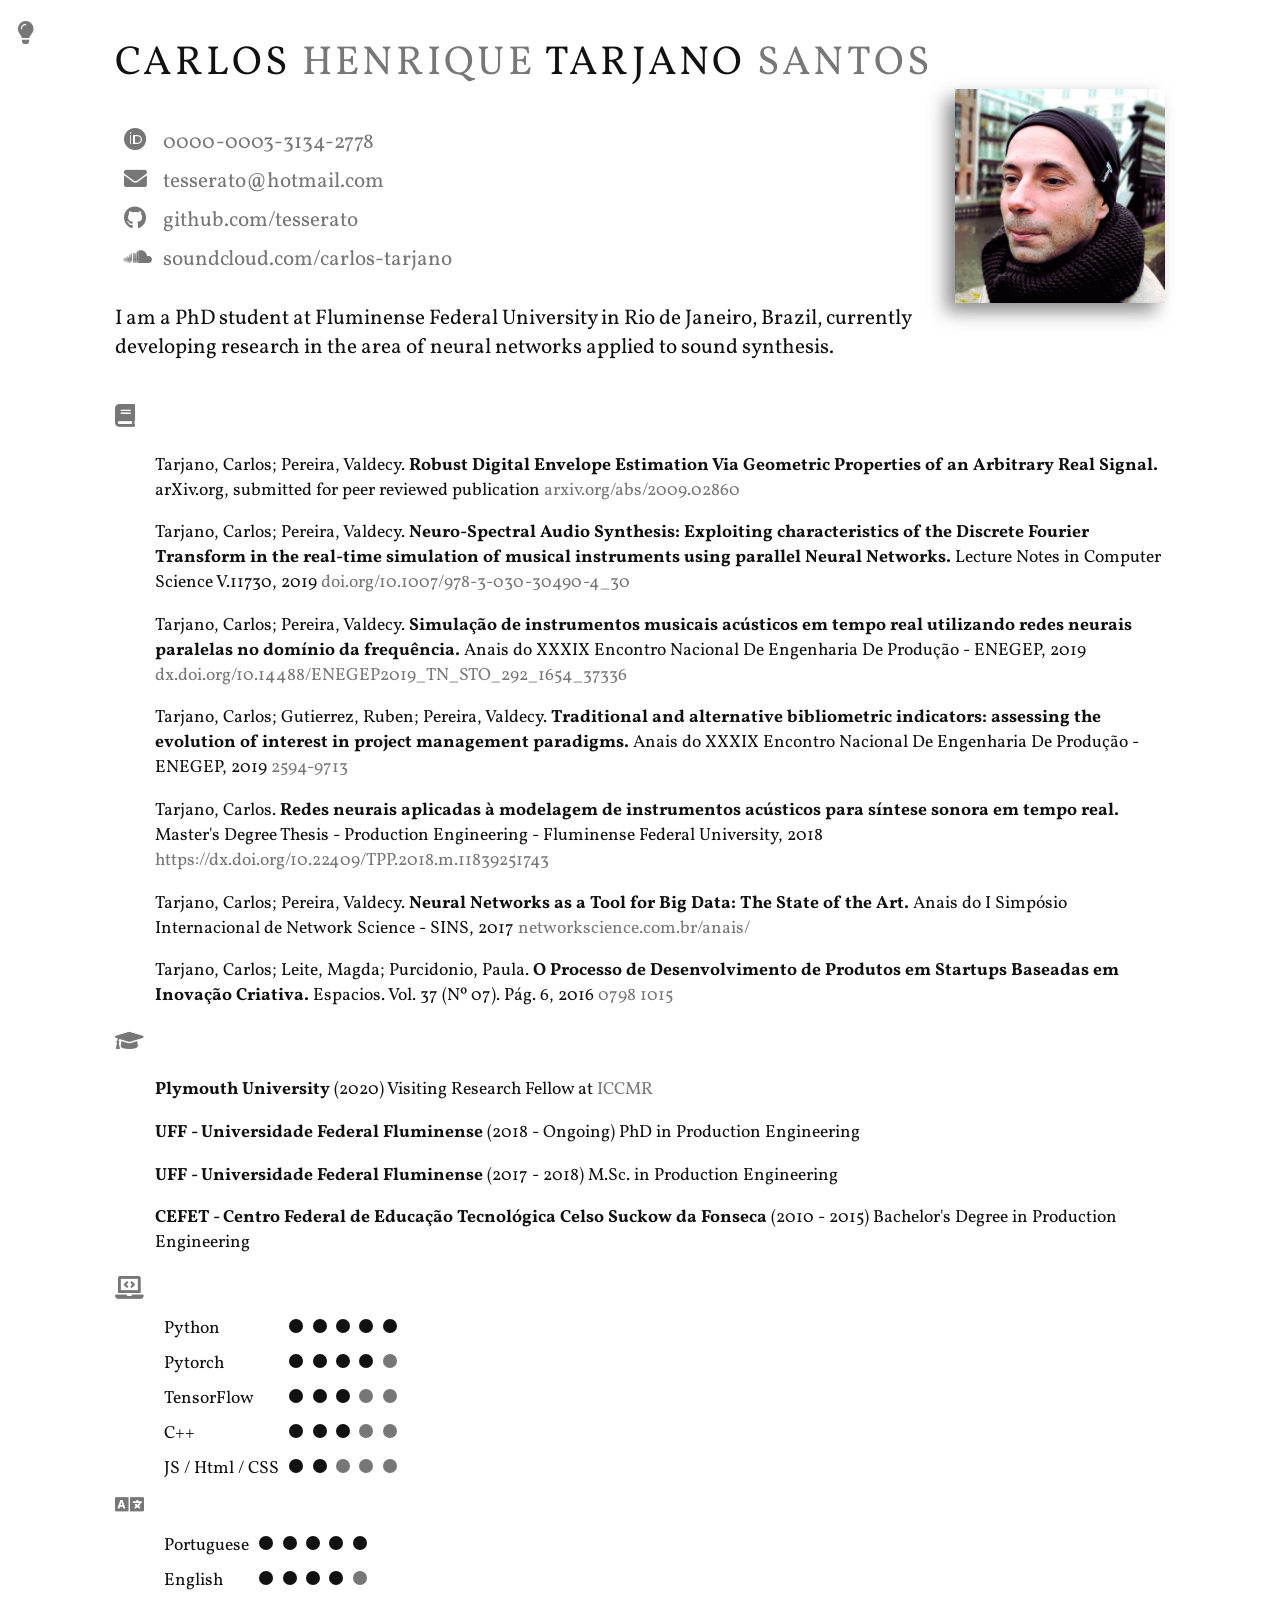
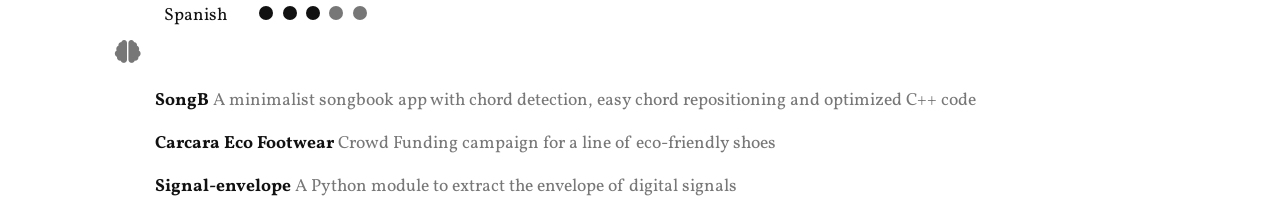
<file: index.html>
<!DOCTYPE html>
<!--[if lt IE 7]>      <html class="no-js lt-ie9 lt-ie8 lt-ie7"> <![endif]-->
<!--[if IE 7]>         <html class="no-js lt-ie9 lt-ie8"> <![endif]-->
<!--[if IE 8]>         <html class="no-js lt-ie9"> <![endif]-->
<meta name="viewport" content="width=device-width, initial-scale=1.0">
<!-- <html class="no-js"> -->
<!--<![endif]-->

<head>
  <meta charset="utf-8">
  <!-- <meta http-equiv="X-UA-Compatible" content="IE=edge"> -->
  <title>Carlos Tarjano's Resume</title>
  <meta name="Carlos Tarjano Resume" content="Carlos Tarjano Resume">
  <meta name="viewport" content="width=device-width, initial-scale=1">
  <link rel="stylesheet" href="Resume.css">
  <link href="https://fonts.googleapis.com/css2?family=Vollkorn&display=swap" rel="stylesheet">
  <link rel="stylesheet" href="https://use.fontawesome.com/releases/v5.11.0/css/all.css">
</head>

<body style = "display:none;">
  <div class="Switch" id="toggle" >
    <i class="fas fa-lightbulb"></i>
    <span class="Explanations">CLICK HERE TO CHANGE THEME</span>
  </div>
  <div class="Top">
    <div class="Intro">
      <h1 class="Shadow"><span class="MainName">CARLOS</span> HENRIQUE <span class="MainName">TARJANO</span> SANTOS</h1>
      <table>
        <tr>
          <td><i class="fab fa-orcid"></i></td>
          <td class="Contact"><a href="https://orcid.org/0000-0003-3134-2778" target="_blank">0000-0003-3134-2778</a></td>
        </tr>
        <tr>
          <td><i class="fa fa-envelope"></i></td>
          <td class="Contact"><a href="mailto:tesserato@hotmail.com" target="_blank">tesserato@hotmail.com</a></td>
        </tr>
        <tr>
          <td><i class="fab fa-github"></i></td>
          <td class="Contact"><a href="https://github.com/tesserato" target="_blank">github.com/tesserato</a></td>
        </tr>
        <tr>
          <td><i class="fab fa-soundcloud"></i></td>
          <td class="Contact"><a href="https://soundcloud.com/carlos-tarjano" target="_blank">soundcloud.com/carlos-tarjano</a></td>
        </tr>
      </table>
      <p class="Contact Shadow">
        I am a PhD student at Fluminense Federal University in Rio de Janeiro, Brazil, currently developing research in
        the area of ​​neural networks applied to sound synthesis.
      </p>
    </div>
    <img src="photo.jpg" alt="Profile Photo" id="pic" />
  </div>

  <dl>
    <dt><i class="fas fa-book"></i><span class="Explanations">PUBLICATIONS</span></dt>
    <dd>
      <p class="Shadow">
        Tarjano, Carlos; Pereira, Valdecy.
        <strong>
          Robust Digital Envelope Estimation Via Geometric Properties of an Arbitrary Real Signal.
        </strong>
        arXiv.org, submitted for peer reviewed publication
        <a href="https://arxiv.org/abs/2009.02860" target="_blank"
          target="_blank">arxiv.org/abs/2009.02860</a>
      </p>
    </dd>

    <dd>
      <p class="Shadow">
        Tarjano, Carlos; Pereira, Valdecy.
        <strong>
          Neuro-Spectral Audio Synthesis: Exploiting characteristics of the Discrete Fourier Transform in the
          real-time simulation of musical instruments using parallel Neural Networks.
        </strong>
        Lecture Notes in Computer Science V.11730, 2019
        <a href="https://doi.org/10.1007/978-3-030-30490-4_30" target="_blank"
          target="_blank">doi.org/10.1007/978-3-030-30490-4_30</a>
      </p>
    </dd>

    <dd>
      <p class="Shadow">
        Tarjano, Carlos; Pereira, Valdecy.
        <strong>
          Simulação de instrumentos musicais acústicos em tempo real utilizando redes neurais paralelas no domínio da
          frequência.
        </strong>
        Anais do XXXIX Encontro Nacional De Engenharia De Produção - ENEGEP, 2019
        <a href="http://dx.doi.org/10.14488/ENEGEP2019_TN_STO_292_1654_37336" target="_blank"
          target="_blank">dx.doi.org/10.14488/ENEGEP2019_TN_STO_292_1654_37336</a>
      </p>
    </dd>

    <dd>
      <p class="Shadow">
        Tarjano, Carlos; Gutierrez, Ruben; Pereira, Valdecy.
        <strong>
          Traditional and alternative bibliometric indicators: assessing the evolution of interest in project management
          paradigms.
        </strong>
        Anais do XXXIX Encontro Nacional De Engenharia De Produção - ENEGEP, 2019
        <a href="http://www.abepro.org.br/publicacoes/index.asp?pesq=ok&ano=2019&area=&pchave=TRADITIONAL+AND+ALTERNATIVE+BIBLIOMETRIC+INDICATORS%3A+ASSESSING+THE+EVOLUTION+OF+INTEREST+IN+PROJECT+MANAGEMENT+PARADIGMS&autor="
          target="_blank" target="_blank">2594-9713</a>
      </p>
    </dd>

    <dd>
      <p class="Shadow">
        Tarjano, Carlos.
        <strong>
          Redes neurais aplicadas à modelagem de instrumentos acústicos para síntese sonora em tempo real.
        </strong>
        Master's Degree Thesis - Production Engineering - Fluminense Federal University, 2018
        <a href="https://app.uff.br/riuff/handle/1/7613"
          target="_blank">https://dx.doi.org/10.22409/TPP.2018.m.11839251743</a>
      </p>
    </dd>

    <dd>
      <p class="Shadow">
        Tarjano, Carlos; Pereira, Valdecy.
        <strong>
          Neural Networks as a Tool for Big Data: The State of the Art.
        </strong>
        Anais do I Simpósio Internacional de Network Science - SINS, 2017
        <a href="http://networkscience.com.br/anais/" target="_blank">networkscience.com.br/anais/</a>
      </p>
    </dd>

    <dd>
      <p class="Shadow">
        Tarjano, Carlos; Leite, Magda; Purcidonio, Paula.
        <strong>
          O Processo de Desenvolvimento de Produtos em Startups Baseadas em Inovação Criativa.
        </strong>
        Espacios. Vol. 37 (Nº 07). Pág. 6, 2016
        <a href="http://www.revistaespacios.com/a16v37n07/16370706.html" target="_blank">0798 1015</a>
      </p>
    </dd>
  </dl>

  <dl>
    <dt><i class="fas fa-graduation-cap"></i><span class="Explanations">EDUCATION</span></dt>
    <dd>
      <div class="Shadow">
        <p><strong> Plymouth University</strong> (2020) Visiting Research Fellow at <a href="http://cmr.soc.plymouth.ac.uk/index.php/members/" target="_blank">ICCMR</a></p>
      </div>

      <div class="Shadow">
        <p><strong> UFF - Universidade Federal Fluminense</strong> (2018 - Ongoing) PhD in Production Engineering</p>
      </div>

      <div class="Shadow">
        <p><strong> UFF - Universidade Federal Fluminense</strong> (2017 - 2018) M.Sc. in Production Engineering</p>
      </div>

      <div class="Shadow">
        <p><strong> CEFET - Centro Federal de Educação Tecnológica Celso Suckow da Fonseca</strong> (2010 - 2015) Bachelor's Degree in Production Engineering</p>
      </div>
    </dd>

    <dt><i class="fas fa-laptop-code"></i><span class="Explanations">SKILLS</span></dt>
    <dd>
      <table>        
        <tr class="Shadow">
          <td>
            Python
          </td>
          <td>
            <span class="cf"></span> <span class="cf"></span> <span class="cf"></span> <span class="cf"></span> <span class="cf"></span>
          </td>
        </tr>

        <tr class="Shadow">
          <td>
            Pytorch
          </td>
          <td>
            <span class="cf"></span> <span class="cf"></span> <span class="cf"></span> <span class="cf"></span> <span class="ce"></span>
          </td>
        </tr>

        <tr class="Shadow">
          <td>
            TensorFlow
          </td>
          <td>
            <span class="cf"></span> <span class="cf"></span> <span class="cf"></span> <span class="ce"></span> <span class="ce"></span>
          </td>
        </tr>

        <tr class="Shadow">
          <td>
            C++
          </td>
          <td>
            <span class="cf"></span> <span class="cf"></span> <span class="cf"></span> <span class="ce"></span> <span class="ce"></span>
          </td>
        </tr>
        <tr class="Shadow">
          <td>
            JS / Html / CSS
          </td>
          <td>
            <span class="cf"></span> <span class="cf"></span> <span class="ce"></span> <span class="ce"></span> <span class="ce"></span>
          </td>
        </tr>
      </table>
    </dd>

    <dt><i class="fas fa-language"></i><span class="Explanations">LANGUAGES</span></dt>
    <dd>
      <table>
        <tr class="Shadow">
          <td>
            Portuguese
          </td>
          <td>
            <span class="cf"></span> <span class="cf"></span> <span class="cf"></span> <span class="cf"></span> <span class="cf"></span>
          </td>
        </tr>

        <tr class="Shadow">
          <td>
            English
          </td>
          <td>
            <span class="cf"></span> <span class="cf"></span> <span class="cf"></span> <span class="cf"></span> <span class="ce"></span>
          </td>
        </tr>

        <tr class="Shadow">
          <td>
            Spanish
          </td>
          <td>
            <span class="cf"></span> <span class="cf"></span> <span class="cf"></span> <span class="ce"></span></span> <span class="ce"></span></span>
          </td>
        </tr>
      </table>
    </dd>


    <dt><i class="fas fa-brain"></i><span class="Explanations">PROJECTS</span></dt>
    <dd>
      <p class="Shadow">
        <strong> SongB </strong>
        <a href="https://songbapp.github.io/" target="_blank">A minimalist songbook app with chord detection, easy chord
          repositioning and optimized C++ code</a>
      </p>
    </dd>

    <dd>
      <p class="Shadow">
        <strong> Carcara Eco Footwear </strong>
        <a href="https://www.kickante.com.br/campanhas/pre-venda-carcara-eco-footwear" target="_blank">Crowd Funding
          campaign for a line of eco-friendly shoes</a>
      </p>
    </dd>

    <dd>
      <p class="Shadow">
        <strong> Signal-envelope </strong>
        <a href="https://pypi.org/project/signal-envelope/" target="_blank">A Python module to extract the envelope of
          digital signals</a>
      </p>
    </dd>

    </div>
    <script src="Resume.js" async defer></script>
</body>

</html>
</file>
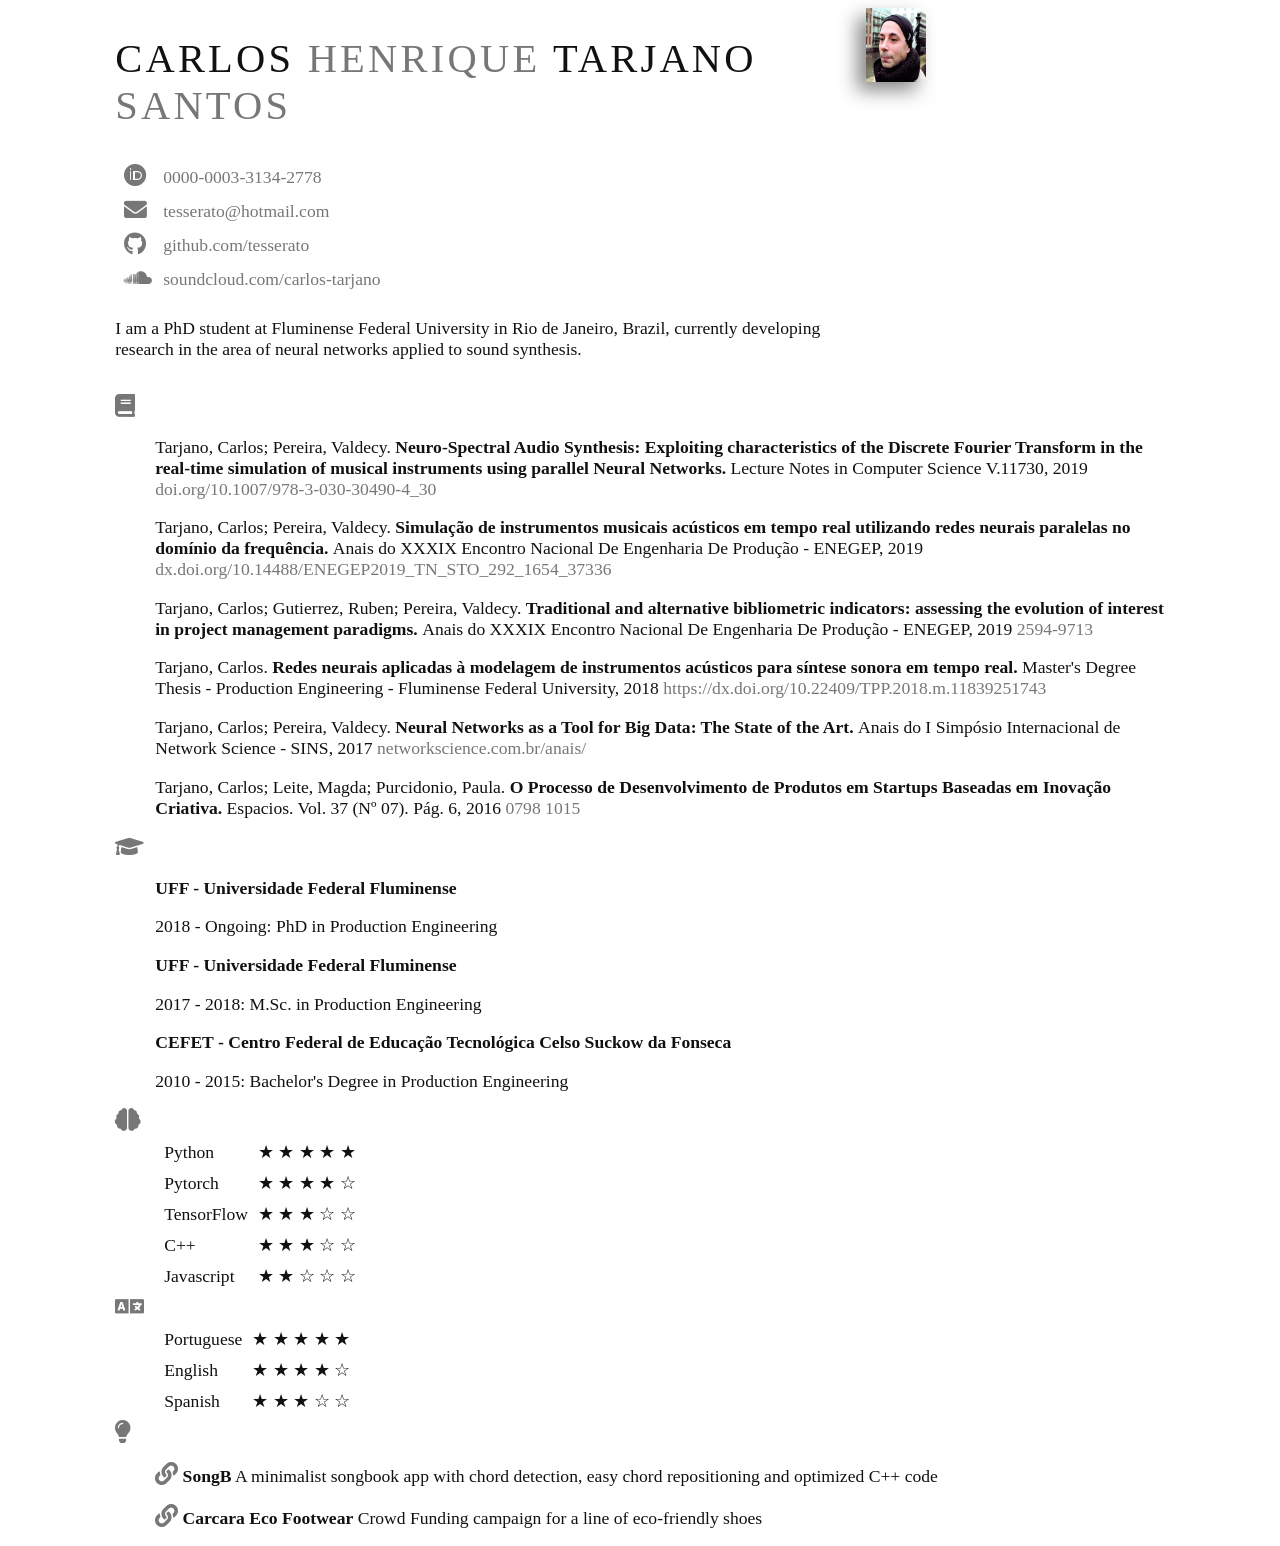
<file: Resume.html>
<!DOCTYPE html>
<!--[if lt IE 7]>      <html class="no-js lt-ie9 lt-ie8 lt-ie7"> <![endif]-->
<!--[if IE 7]>         <html class="no-js lt-ie9 lt-ie8"> <![endif]-->
<!--[if IE 8]>         <html class="no-js lt-ie9"> <![endif]-->
<meta name="viewport" content="width=device-width, initial-scale=1.0">
<html class="no-js">
<!--<![endif]-->

<head>
  <meta charset="utf-8">
  <meta http-equiv="X-UA-Compatible" content="IE=edge">
  <title>Carlos Tarjano's Resume</title>
  <meta name="Carlos Tarjano Resume" content="Carlos Tarjano Resume">
  <meta name="viewport" content="width=device-width, initial-scale=1">
  <link rel="stylesheet" href="Resume.css">
  <link rel="stylesheet" href="https://use.fontawesome.com/releases/v5.11.0/css/all.css">
</head>

<body>
  <div class="Top">
    <div class="Intro">
      <h1><span class="MainName">CARLOS</span> HENRIQUE <span class="MainName">TARJANO</span> SANTOS</h1>
      <table>
        <tr>
          <td><i class="fab fa-orcid"></i></td>
          <td><a href="https://orcid.org/0000-0003-3134-2778">0000-0003-3134-2778</a></td>
        </tr>
        <tr>
          <td><i class="fa fa-envelope"></i></td>
          <td><a href="mailto:tesserato@hotmail.com">tesserato@hotmail.com</a></td>
        </tr>
        <tr>
          <td><i class="fab fa-github"></i></td>
          <td><a href="https://github.com/tesserato">github.com/tesserato</a></td>
        </tr>
        <tr>
          <td><i class="fab fa-soundcloud"></i></td>
          <td><a href="https://soundcloud.com/carlos-tarjano">soundcloud.com/carlos-tarjano</a></td>
        </tr>
      </table>
      <p>
        I am a PhD student at Fluminense Federal University in Rio de Janeiro, Brazil, currently developing research in
        the area of ​​neural networks applied to sound synthesis.
      </p>
    </div>

    <div class="Photo">
      <img src="photo.jpg" alt="Profile Photo" id="pic" />
    </div>
  </div>

  <dl>
    <dt><i class="fas fa-book"></i></dt>
    <dd>
      <p>
        Tarjano, Carlos; Pereira, Valdecy.
        <strong>
          Neuro-Spectral Audio Synthesis: Exploiting characteristics of the Discrete Fourier Transform in the
          real-time simulation of musical instruments using parallel Neural Networks.
        </strong>
        Lecture Notes in Computer Science V.11730, 2019
        <a href="https://doi.org/10.1007/978-3-030-30490-4_30">doi.org/10.1007/978-3-030-30490-4_30</a>
      </p>
    </dd>

    <dd>
      <p>
        Tarjano, Carlos; Pereira, Valdecy.
        <strong>
          Simulação de instrumentos musicais acústicos em tempo real utilizando redes neurais paralelas no domínio da
          frequência.
        </strong>
        Anais do XXXIX Encontro Nacional De Engenharia De Produção - ENEGEP, 2019
        <a
          href="http://dx.doi.org/10.14488/ENEGEP2019_TN_STO_292_1654_37336">dx.doi.org/10.14488/ENEGEP2019_TN_STO_292_1654_37336</a>
      </p>
    </dd>

    <dd>
      <p>
        Tarjano, Carlos; Gutierrez, Ruben; Pereira, Valdecy.
        <strong>
          Traditional and alternative bibliometric indicators: assessing the evolution of interest in project management
          paradigms.
        </strong>
        Anais do XXXIX Encontro Nacional De Engenharia De Produção - ENEGEP, 2019
        <a
          href="http://www.abepro.org.br/publicacoes/index.asp?pesq=ok&ano=2019&area=&pchave=TRADITIONAL+AND+ALTERNATIVE+BIBLIOMETRIC+INDICATORS%3A+ASSESSING+THE+EVOLUTION+OF+INTEREST+IN+PROJECT+MANAGEMENT+PARADIGMS&autor=">2594-9713</a>
      </p>
    </dd>

    <dd>
      <p>
        Tarjano, Carlos.
        <strong>
          Redes neurais aplicadas à modelagem de instrumentos acústicos para síntese sonora em tempo real.
        </strong>
        Master's Degree Thesis - Production Engineering - Fluminense Federal University, 2018
        <a href="https://app.uff.br/riuff/handle/1/7613">https://dx.doi.org/10.22409/TPP.2018.m.11839251743</a>
      </p>
    </dd>

    <dd>
      <p>
        Tarjano, Carlos; Pereira, Valdecy.
        <strong>
          Neural Networks as a Tool for Big Data: The State of the Art.
        </strong>
        Anais do I Simpósio Internacional de Network Science - SINS, 2017
        <a href="http://networkscience.com.br/anais/">networkscience.com.br/anais/</a>
      </p>
    </dd>

    <dd>
      <p>
        Tarjano, Carlos; Leite, Magda; Purcidonio, Paula.
        <strong>
          O Processo de Desenvolvimento de Produtos em Startups Baseadas em Inovação Criativa.
        </strong>
        Espacios. Vol. 37 (Nº 07). Pág. 6, 2016
        <a href="http://www.revistaespacios.com/a16v37n07/16370706.html">0798 1015</a>
      </p>
    </dd>
  </dl>


  <div class="Other"></div>
  <dl>
    <dt><i class="fas fa-graduation-cap"></i></dt>
    <dd>
      <p><strong> UFF - Universidade Federal Fluminense</strong></p>
      <p>2018 - Ongoing: PhD in Production Engineering</p>

      <p><strong> UFF - Universidade Federal Fluminense</strong></p>
      <p>2017 - 2018: M.Sc. in Production Engineering</p>

      <p><strong> CEFET - Centro Federal de Educação Tecnológica Celso Suckow da Fonseca</strong></p>
      <p>2010 - 2015: Bachelor's Degree in Production Engineering</p>
    </dd>

    <dt><i class="fas fa-brain"></i></dt>
    <dd>
      <table>
        <tr>
          <td>
            Python
          </td>
          <td>
            &starf; &starf; &starf; &starf; &starf;
          </td>
        </tr>
        <tr>
          <td>
            Pytorch
          </td>
          <td>
            &starf; &starf; &starf; &starf; &star;
          </td>
        </tr>
        <tr>
          <td>
            TensorFlow
          </td>
          <td>
            &starf; &starf; &starf; &star; &star;
          </td>
        </tr>
        <tr>
          <td>
            C++
          </td>
          <td>
            &starf; &starf; &starf; &star; &star;
          </td>
        </tr>
        <tr>
          <td>
            Javascript
          </td>
          <td>
            &starf; &starf; &star; &star; &star;
          </td>
        </tr>
      </table>
    </dd>

    <dt><i class="fas fa-language"></i></dt>
    <dd>
      <table>
        <tr>
          <td>
            Portuguese
          </td>
          <td>
            &starf; &starf; &starf; &starf; &starf;
          </td>
        </tr>
        <tr>
          <td>
            English
          </td>
          <td>
            &starf; &starf; &starf; &starf; &star;
          </td>
        </tr>
        <tr>
          <td>
            Spanish
          </td>
          <td>
            &starf; &starf; &starf; &star; &star;
          </td>
        </tr>
      </table>
    </dd>


    <dt><i class="fas fa-lightbulb"></i></dt>
    <dd>
      <p>
        <a href="https://songbapp.github.io/"><i class="fas fa-link"></i></a>
        <strong> SongB</strong>
        A minimalist songbook app with chord detection, easy chord repositioning and optimized C++ code
      </p>
    </dd>

    <dd>
      <p>
        <a href="https://www.kickante.com.br/campanhas/pre-venda-carcara-eco-footwear"><i class="fas fa-link"></i></a>
        <strong> Carcara Eco Footwear</strong>
        Crowd Funding campaign for a line of eco-friendly shoes
      </p>
    </dd>
    </div>
    <!-- <script src="" async defer></script> -->
</body>

</html>
</file>
<file: Resume.css>
html {
  --background-color: white;
  --font_color_dark:rgb(17, 17, 17);
  --font_color_light:rgb(119, 119, 119);
  --shadow: rgba(119, 119, 119, 0.877);
}

.Switch{
  position: fixed; /*change to fixed*/
  left: 1em;
  top: 1em;
  /* display: inline; */
  width: 90%;
}


* {
  box-sizing: border-box;
  /* border: 1px solid red; */
}

body{
  display:block !important;
  background-color:var(--background-color);
  margin-left: 9%;
  margin-right:9%;
  font-family: 'Vollkorn', serif;
  font-size: 1.1em;
  color:var(--font_color_dark);
  transition: all .5s ease-in-out;
}

h1{
  font-size: 2.3em;
  font-weight: 100;
  letter-spacing: .08em;
  color:var(--font_color_light);
}

.MainName{
  color: var(--font_color_dark);
  animation-name: lighttodark;
  animation-duration: 30s;
  animation-timing-function: ease-in;
}

.Top{
  display: flex;
  /* background-color:var(--background-color);   */
  /* border: 1em solid var(--background-color); */
  /* margin-left: 4%; */
}

.Contact{
  font-size: 1.2em;
}

.Intro{
  display: flex;
  flex-direction: column;
  justify-content: space-between;
  align-items: flex-start;
  /* border: 1px solid red; */
  /* margin-left: 1em; */
  margin-right:1em;
}

img{
  margin: auto;
  height: 20%;
  width: 20%;
  box-shadow: -0.5em 0.5em 1em var(--shadow);
  transition: all .8s ease-in-out;
}

img:hover{
  box-shadow: none;
  filter: sepia(1) blur(0.02em);
  height: 19.9%;
  width: 19.9%;
}

table{
  border-collapse: separate;
  border-spacing: 0.5em;
}

.Shadow{
  /* padding: .01em; */
  transition: all .8s ease-in-out;
}

.Shadow:hover{
  /* background-color: var(--highlight); */
  text-shadow: -0.04em 0.04em 0.04em var(--shadow);
}

i{
  font-size: 1.3em;
  color:var(--font_color_light);
  transition: transform .8s ease-in-out;
  margin: auto;
}

i:hover {
  transform: rotate(360deg);
}


a {
  color:var(--font_color_light);
  text-decoration: none;
  transition: color .4s ease-in-out;
}

a:hover{
  color:var(--font_color_dark);
}

.Explanations{
  margin-top: auto;
  margin-bottom: auto;
  margin-left: 1em;
  padding-right: 30%;
  font-size: x-large;
  letter-spacing: .3em;
  color:var(--background-color);

  animation-name: fade;
  animation-duration: 10s;
  animation-delay: 2s;
  animation-timing-function: ease;

  transition: all .4s ease-in-out;
}

.Explanations:hover{
  color:var(--font_color_light);
  letter-spacing: .7em;
}

.cf{
  height: .8em;
  width: .8em;
  border-radius: .8em;
  background-color: var(--font_color_dark);
  display: inline-block;
  margin-right: .3em;
}

.ce{
  height: .8em;
  width: .8em;
  border-radius: .8em;
  background-color: var(--font_color_light);
  display: inline-block;
  margin-right: .3em;
}

@keyframes fade {
  0%   {color:var(--background-color);}
  10%  {color:var(--font_color_dark);}
  25%  {color:var(--font_color_dark);}
  50%  {color:var(--font_color_light);}
  100% {color:var(--background-color);}
}

@keyframes lighttodark {
  0%   {color:var(--font_color_light);}
  100% {color:var(--font_color_dark);}
}
</file>
